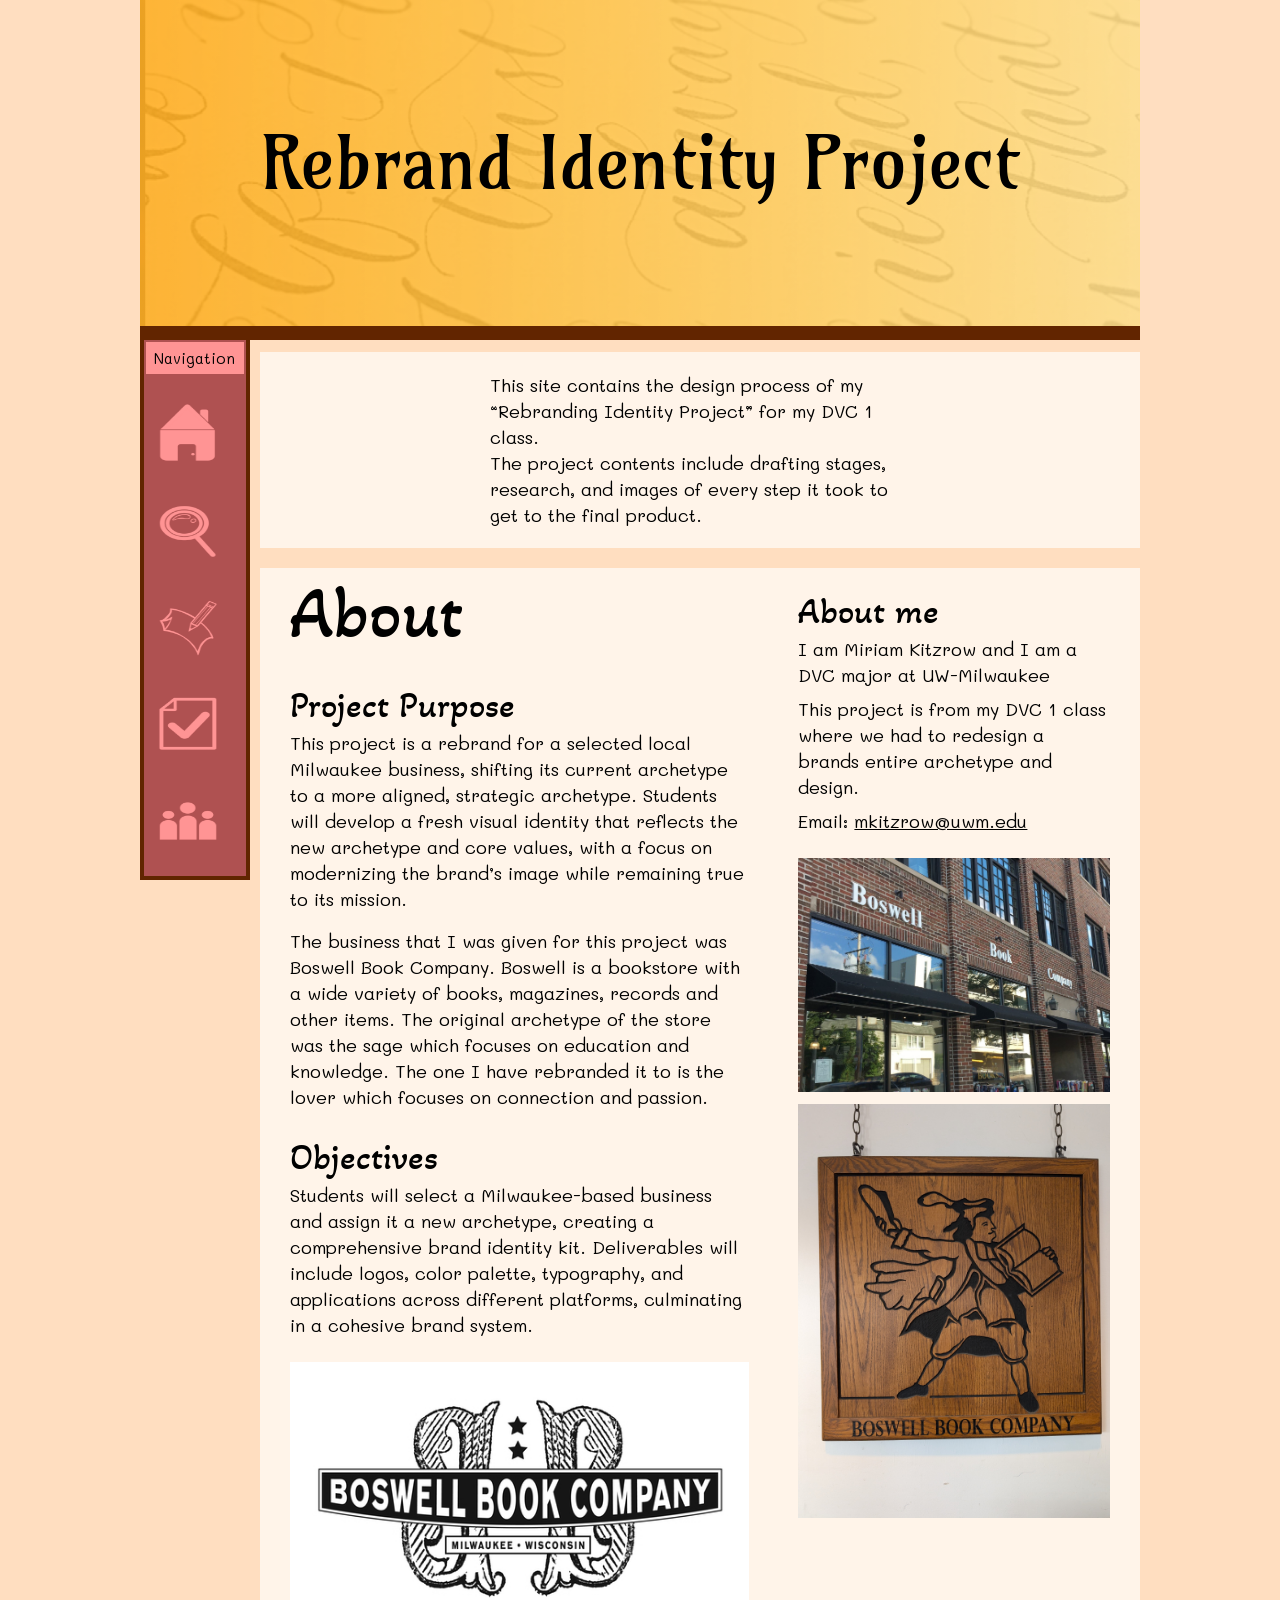
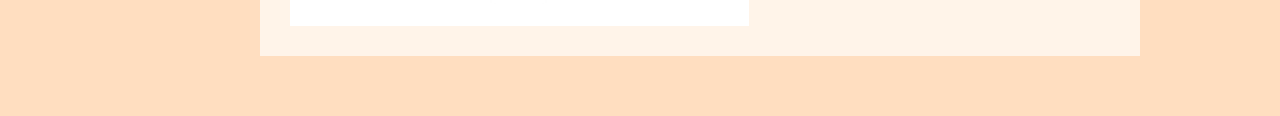
<file: index.html>
<!DOCTYPE html>
<html lang="en">
<head>
  <meta charset="UTF-8">
  <title>Rebrand Identity Project</title>
  <link rel="preconnect" href="https://fonts.googleapis.com">
  <link rel="preconnect" href="https://fonts.gstatic.com" crossorigin>
  <link href="https://fonts.googleapis.com/css2?family=Akaya+Kanadaka&family=Amarante&family=Mali&display=swap" rel="stylesheet">
  <link rel="stylesheet" href="styles.css">
</head>
<body>

  <!-- Everything lives inside this box so the page stays centered with space on the sides -->
  <div class="site">

  <!-- Banner at the top of the page -->
  <header class="hero">
    <img class="hero-texture" src="images/rectangle-4.png" alt="">
    <h1 class="hero-title">Rebrand Identity Project</h1>
  </header>

  <div class="page">

    <!-- Side navigation: icons show by default, names slide out on hover -->
    <nav class="nav-drawer">
      <p class="nav-title">Navigation</p>
      <ul class="nav-list">
        <li class="nav-item">
          <a class="nav-link" href="index.html">
            <img class="nav-icon" src="images/image-10.png" alt="Home">
            Home
          </a>
        </li>
        <li class="nav-item">
          <a class="nav-link" href="research.html">
            <img class="nav-icon" src="images/image-11.png" alt="Research">
            Research
          </a>
        </li>
        <li class="nav-item">
          <a class="nav-link" href="sketches.html">
            <img class="nav-icon" src="images/image-12.png" alt="Sketches">
            Sketches
          </a>
        </li>
        <li class="nav-item">
          <a class="nav-link" href="finalfiles.html">
            <img class="nav-icon" src="images/image-13.png" alt="Final Files and Mockups">
            Final Files &amp; Mockups
          </a>
        </li>
        <li class="nav-item">
          <a class="nav-link" href="citations.html">
            <img class="nav-icon" src="images/people-icon.png" alt="Citations">
            Citations
          </a>
        </li>
      </ul>
    </nav>

    <main class="page-content">

      <!-- Short intro box -->
      <article class="intro-box">
        <p class="body-text intro-text">This site contains the design process of my “Rebranding Identity Project” for my DVC 1 class.</p>
        <p class="body-text intro-text">The project contents include drafting stages, research, and images of every step it took to get to the final product.</p>
      </article>

      <!-- About box: left column is text, right column is "About me" and photos -->
      <article class="about-box">

        <section class="about-left">
          <h2 class="about-title">About</h2>

          <h3 class="sub-title purpose-title">Project Purpose</h3>
          <p class="body-text about-text">This project is a rebrand for a selected local Milwaukee business, shifting its current archetype to a more aligned, strategic archetype. Students will develop a fresh visual identity that reflects the new archetype and core values, with a focus on modernizing the brand’s image while remaining true to its mission.</p>
          <p class="body-text about-text">The business that I was given for this project was Boswell Book Company. Boswell is a bookstore with a wide variety of books, magazines, records and other items. The original archetype of the store was the sage which focuses on education and knowledge. The one I have rebranded it to is the lover which focuses on connection and passion.</p>

          <h3 class="sub-title objectives-title">Objectives</h3>
          <p class="body-text about-text">Students will select a Milwaukee-based business and assign it a new archetype, creating a comprehensive brand identity kit. Deliverables will include logos, color palette, typography, and applications across different platforms, culminating in a cohesive brand system.</p>

          <button class="expand-button logo-image" popovertarget="logo-big">
            <img class="expand-thumb" src="images/image-2.jpg" alt="Boswell Book Company logo">
            <span class="expand-label">Expand</span>
          </button>
          <div class="enlarged-box" id="logo-big" popover>
            <img class="enlarged-image" src="images/image-2.jpg" alt="Boswell Book Company logo, enlarged">
          </div>
        </section>

        <section class="about-right">
          <div class="about-me">
            <h3 class="sub-title">About me</h3>
            <p class="about-me-text">I am Miriam Kitzrow and I am a DVC major at UW-Milwaukee</p>
            <p class="about-me-text">This project is from my DVC 1 class where we had to redesign a brands entire archetype and design.</p>
            <address class="about-me-text">Email: <a class="email-link" href="mailto:mkitzrow@uwm.edu">mkitzrow@uwm.edu</a></address>
          </div>

          <button class="expand-button storefront-image" popovertarget="storefront-big">
            <img class="expand-thumb" src="images/image-1.jpg" alt="Boswell Book Company storefront">
            <span class="expand-label">Expand</span>
          </button>
          <div class="enlarged-box" id="storefront-big" popover>
            <img class="enlarged-image" src="images/image-1.jpg" alt="Boswell Book Company storefront, enlarged">
          </div>

          <button class="expand-button sign-image" popovertarget="sign-big">
            <img class="expand-thumb" src="images/1000002562.jpg" alt="Boswell Book Company wooden sign">
            <span class="expand-label">Expand</span>
          </button>
          <div class="enlarged-box" id="sign-big" popover>
            <img class="enlarged-image" src="images/1000002562.jpg" alt="Boswell Book Company wooden sign, enlarged">
          </div>
        </section>

      </article>

    </main>
  </div>

  </div>

</body>
</html>
</file>
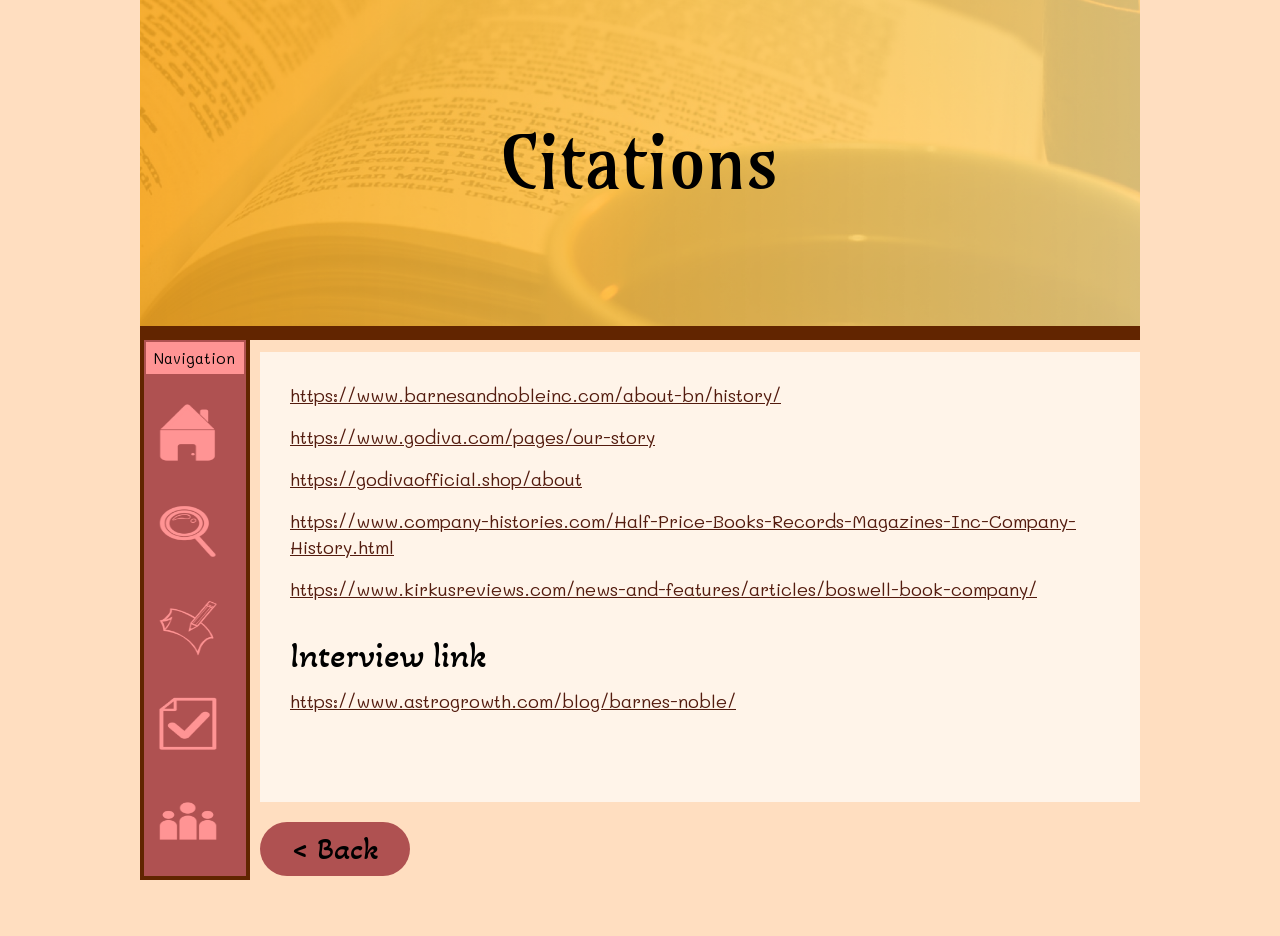
<file: citations.html>
<!DOCTYPE html>
<html lang="en">
<head>
  <meta charset="UTF-8">
  <title>Citations</title>
  <link rel="preconnect" href="https://fonts.googleapis.com">
  <link rel="preconnect" href="https://fonts.gstatic.com" crossorigin>
  <link href="https://fonts.googleapis.com/css2?family=Akaya+Kanadaka&family=Amarante&family=Mali&display=swap" rel="stylesheet">
  <link rel="stylesheet" href="styles.css">
</head>
<body>

  <!-- Everything lives inside this box so the page stays centered with space on the sides -->
  <div class="site">

  <!-- Banner at the top of the page -->
  <header class="hero">
    <img class="hero-texture hero-texture-strong" src="images/citations-rectangle-4.png" alt="">
    <h1 class="hero-title">Citations</h1>
  </header>

  <div class="page">

    <!-- Side navigation: icons show by default, names slide out on hover -->
    <nav class="nav-drawer">
      <p class="nav-title">Navigation</p>
      <ul class="nav-list">
        <li class="nav-item">
          <a class="nav-link" href="index.html">
            <img class="nav-icon" src="images/image-10.png" alt="Home">
            Home
          </a>
        </li>
        <li class="nav-item">
          <a class="nav-link" href="research.html">
            <img class="nav-icon" src="images/image-11.png" alt="Research">
            Research
          </a>
        </li>
        <li class="nav-item">
          <a class="nav-link" href="sketches.html">
            <img class="nav-icon" src="images/image-12.png" alt="Sketches">
            Sketches
          </a>
        </li>
        <li class="nav-item">
          <a class="nav-link" href="finalfiles.html">
            <img class="nav-icon" src="images/image-13.png" alt="Final Files and Mockups">
            Final Files &amp; Mockups
          </a>
        </li>
        <li class="nav-item">
          <a class="nav-link" href="citations.html">
            <img class="nav-icon" src="images/people-icon.png" alt="Citations">
            Citations
          </a>
        </li>
      </ul>
    </nav>

    <main class="page-content">

      <article class="citations-box">

        <!-- Websites used for research -->
        <section>
          <ul class="citation-list">
            <li class="citation-item">
              <a class="citation-link" href="https://www.barnesandnobleinc.com/about-bn/history/" target="_blank">https://www.barnesandnobleinc.com/about-bn/history/</a>
            </li>
            <li class="citation-item">
              <a class="citation-link" href="https://www.godiva.com/pages/our-story" target="_blank">https://www.godiva.com/pages/our-story</a>
            </li>
            <li class="citation-item">
              <a class="citation-link" href="https://godivaofficial.shop/about" target="_blank">https://godivaofficial.shop/about</a>
            </li>
            <li class="citation-item">
              <a class="citation-link" href="https://www.company-histories.com/Half-Price-Books-Records-Magazines-Inc-Company-History.html" target="_blank">https://www.company-histories.com/Half-Price-Books-Records-Magazines-Inc-Company-History.html</a>
            </li>
            <li class="citation-item">
              <a class="citation-link" href="https://www.kirkusreviews.com/news-and-features/articles/boswell-book-company/" target="_blank">https://www.kirkusreviews.com/news-and-features/articles/boswell-book-company/</a>
            </li>
          </ul>
        </section>

        <!-- Interview -->
        <section>
          <h2 class="sub-title interview-title">Interview link</h2>
          <a class="citation-link" href="https://www.astrogrowth.com/blog/barnes-noble/" target="_blank">https://www.astrogrowth.com/blog/barnes-noble/</a>
        </section>

      </article>

      <a class="pill-button back-button" href="finalfiles.html">&lt; Back</a>

    </main>
  </div>

  </div>

</body>
</html>
</file>
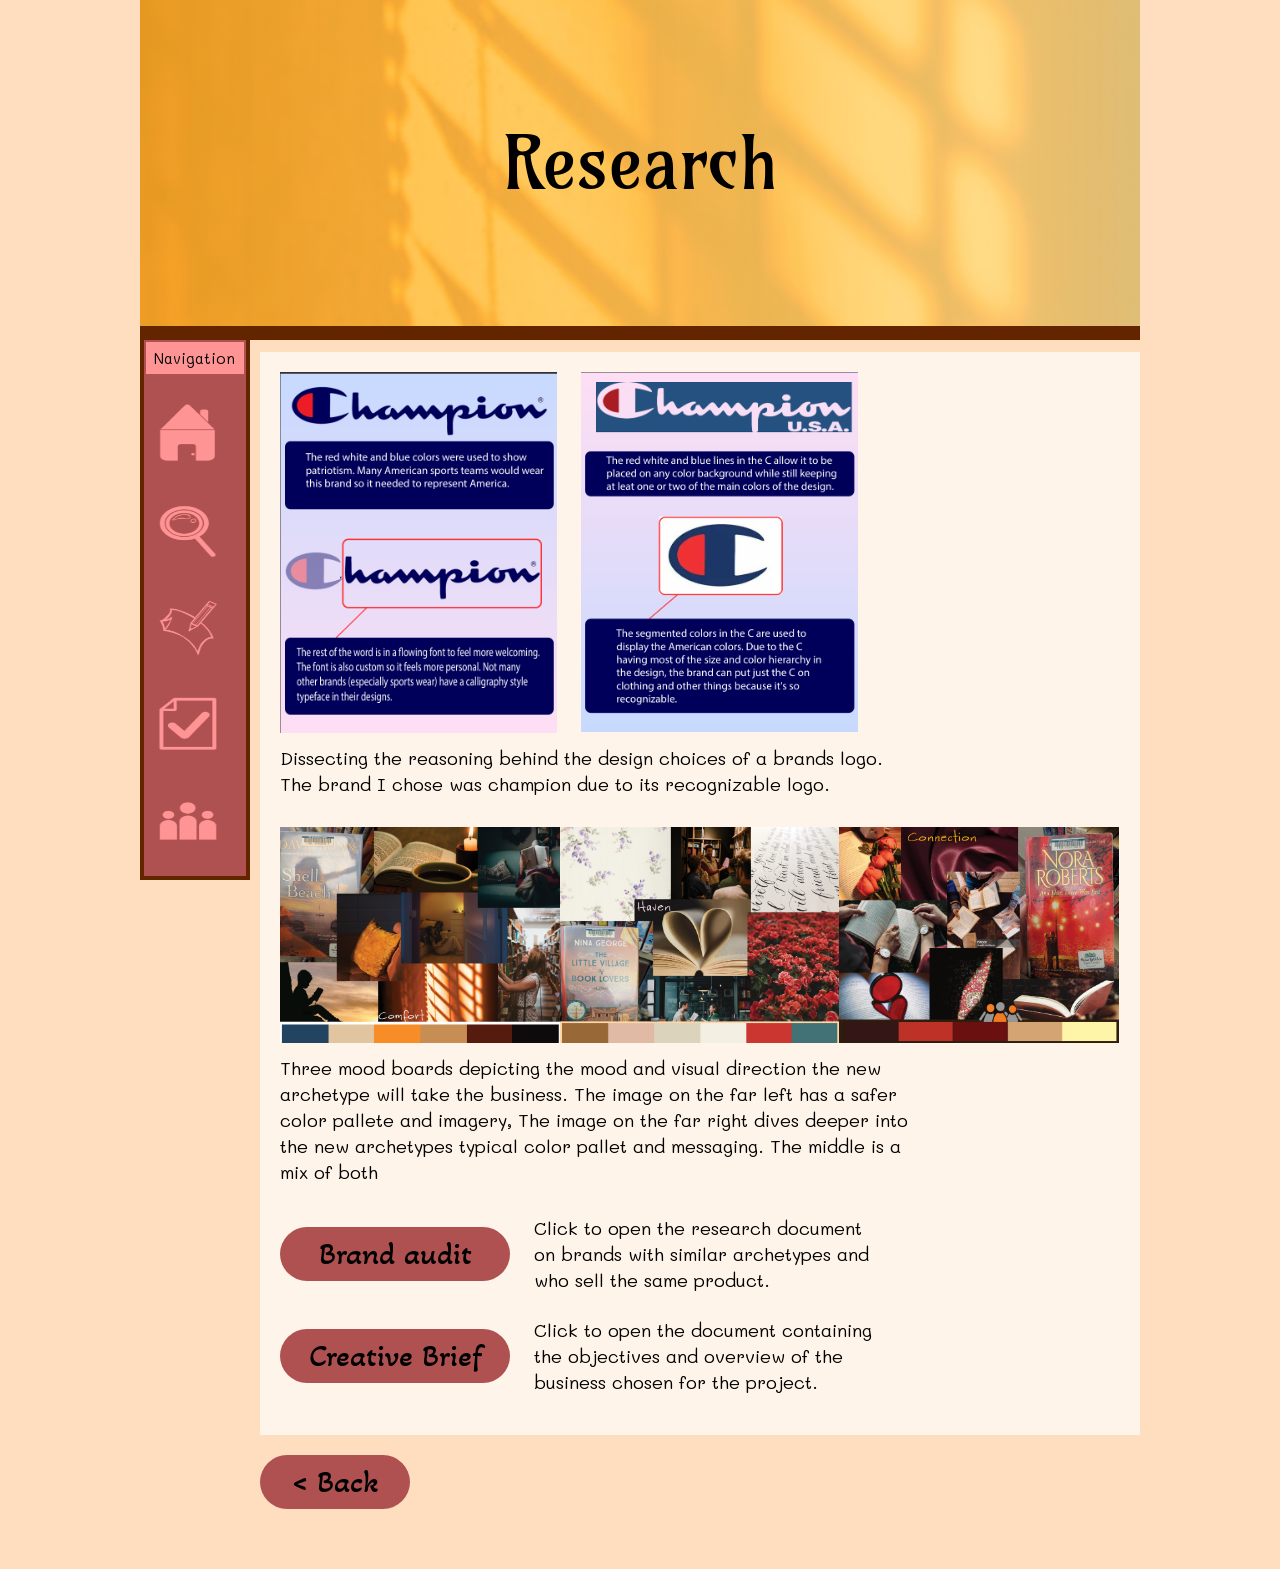
<file: research.html>
<!DOCTYPE html>
<html lang="en">
<head>
  <meta charset="UTF-8">
  <title>Research</title>
  <link rel="preconnect" href="https://fonts.googleapis.com">
  <link rel="preconnect" href="https://fonts.gstatic.com" crossorigin>
  <link href="https://fonts.googleapis.com/css2?family=Akaya+Kanadaka&family=Amarante&family=Mali&display=swap" rel="stylesheet">
  <link rel="stylesheet" href="styles.css">
</head>
<body>

  <!-- Everything lives inside this box so the page stays centered with space on the sides -->
  <div class="site">

  <!-- Banner at the top of the page -->
  <header class="hero">
    <img class="hero-texture hero-texture-strong" src="images/research-rectangle-4.png" alt="">
    <h1 class="hero-title">Research</h1>
  </header>

  <div class="page">

    <!-- Side navigation: icons show by default, names slide out on hover -->
    <nav class="nav-drawer">
      <p class="nav-title">Navigation</p>
      <ul class="nav-list">
        <li class="nav-item">
          <a class="nav-link" href="index.html">
            <img class="nav-icon" src="images/image-10.png" alt="Home">
            Home
          </a>
        </li>
        <li class="nav-item">
          <a class="nav-link" href="research.html">
            <img class="nav-icon" src="images/image-11.png" alt="Research">
            Research
          </a>
        </li>
        <li class="nav-item">
          <a class="nav-link" href="sketches.html">
            <img class="nav-icon" src="images/image-12.png" alt="Sketches">
            Sketches
          </a>
        </li>
        <li class="nav-item">
          <a class="nav-link" href="finalfiles.html">
            <img class="nav-icon" src="images/image-13.png" alt="Final Files and Mockups">
            Final Files &amp; Mockups
          </a>
        </li>
        <li class="nav-item">
          <a class="nav-link" href="citations.html">
            <img class="nav-icon" src="images/people-icon.png" alt="Citations">
            Citations
          </a>
        </li>
      </ul>
    </nav>

    <main class="page-content">

      <article class="research-box">

        <!-- Logo breakdown: two images side by side with a caption -->
        <section class="research-section">
          <div class="image-row logo-row">
            <button class="expand-button logo-breakdown" popovertarget="champion-1-big">
              <img class="expand-thumb" src="images/research-image-2.png" alt="Champion logo breakdown, part 1">
              <span class="expand-label">Expand</span>
            </button>
            <div class="enlarged-box" id="champion-1-big" popover>
              <img class="enlarged-image" src="images/research-image-2.png" alt="Champion logo breakdown, part 1, enlarged">
            </div>

            <button class="expand-button logo-breakdown" popovertarget="champion-2-big">
              <img class="expand-thumb" src="images/research-image-3.png" alt="Champion logo breakdown, part 2">
              <span class="expand-label">Expand</span>
            </button>
            <div class="enlarged-box" id="champion-2-big" popover>
              <img class="enlarged-image" src="images/research-image-3.png" alt="Champion logo breakdown, part 2, enlarged">
            </div>
          </div>
          <p class="research-text">Dissecting the reasoning behind the design choices of a brands logo. The brand I chose was champion due to its recognizable logo.</p>
        </section>

        <!-- Mood boards: three images that touch to look like one long strip -->
        <section class="research-section">
          <div class="image-row">
            <button class="expand-button mood-board" popovertarget="mood-1-big">
              <img class="expand-thumb" src="images/artboard-1-1.png" alt="Mood board 1, safer colors and imagery">
              <span class="expand-label">Expand</span>
            </button>
            <div class="enlarged-box" id="mood-1-big" popover>
              <img class="enlarged-image" src="images/artboard-1-1.png" alt="Mood board 1, enlarged">
            </div>

            <button class="expand-button mood-board" popovertarget="mood-2-big">
              <img class="expand-thumb" src="images/artboard-2-1.png" alt="Mood board 2, a mix of both">
              <span class="expand-label">Expand</span>
            </button>
            <div class="enlarged-box" id="mood-2-big" popover>
              <img class="enlarged-image" src="images/artboard-2-1.png" alt="Mood board 2, enlarged">
            </div>

            <button class="expand-button mood-board" popovertarget="mood-3-big">
              <img class="expand-thumb" src="images/artboard-3-1.png" alt="Mood board 3, the new archetype's colors and messaging">
              <span class="expand-label">Expand</span>
            </button>
            <div class="enlarged-box" id="mood-3-big" popover>
              <img class="enlarged-image" src="images/artboard-3-1.png" alt="Mood board 3, enlarged">
            </div>
          </div>
          <p class="research-text">Three mood boards depicting the mood and visual direction the new archetype will take the business. The image on the far left has a safer color pallete and imagery, The image on the far right dives deeper into the new archetypes typical color pallet and messaging. The middle is a mix of both</p>
        </section>

        <!-- Links to the two PDF documents -->
        <section class="research-section">
          <div class="document-row">
            <a class="pill-button" href="https://miriam-kit.github.io/final-project/Competitor-Brand-Audit.pdf" target="_blank">Brand audit</a>
            <p class="document-text">Click to open the research document on brands with similar archetypes and who sell the same product.</p>
          </div>
          <div class="document-row">
            <a class="pill-button" href="https://miriam-kit.github.io/brief-pdf/DVC1_CreativeBrief_Draft.pdf" target="_blank">Creative Brief</a>
            <p class="document-text">Click to open the document containing the objectives and overview of the business chosen for the project.</p>
          </div>
        </section>

      </article>

      <a class="pill-button back-button" href="index.html">&lt; Back</a>

    </main>
  </div>

  </div>

</body>
</html>
</file>
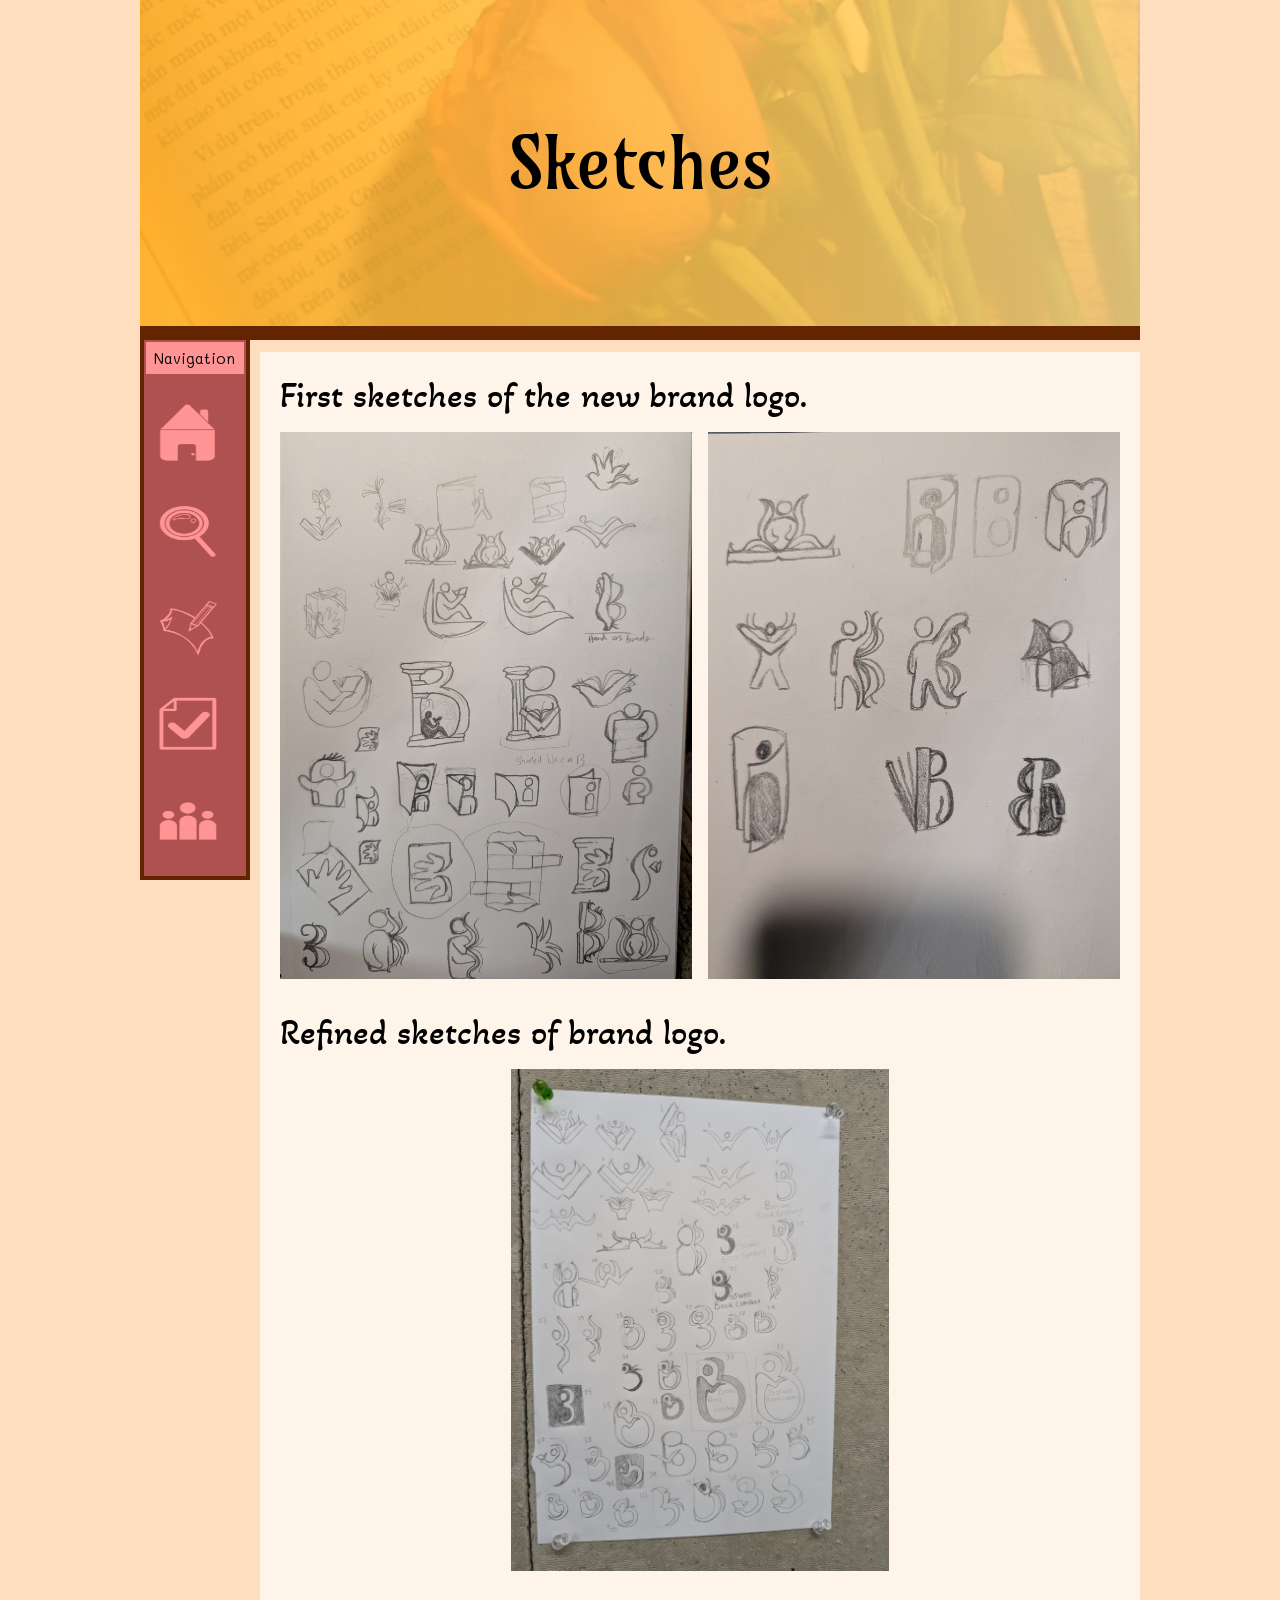
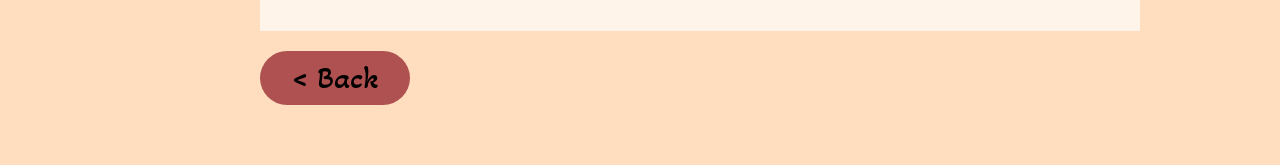
<file: sketches.html>
<!DOCTYPE html>
<html lang="en">
<head>
  <meta charset="UTF-8">
  <title>Sketches</title>
  <link rel="preconnect" href="https://fonts.googleapis.com">
  <link rel="preconnect" href="https://fonts.gstatic.com" crossorigin>
  <link href="https://fonts.googleapis.com/css2?family=Akaya+Kanadaka&family=Amarante&family=Mali&display=swap" rel="stylesheet">
  <link rel="stylesheet" href="styles.css">
</head>
<body>

  <!-- Everything lives inside this box so the page stays centered with space on the sides -->
  <div class="site">

  <!-- Banner at the top of the page -->
  <header class="hero">
    <img class="hero-texture hero-texture-strong" src="images/sketches-rectangle-4.png" alt="">
    <h1 class="hero-title">Sketches</h1>
  </header>

  <div class="page">

    <!-- Side navigation: icons show by default, names slide out on hover -->
    <nav class="nav-drawer">
      <p class="nav-title">Navigation</p>
      <ul class="nav-list">
        <li class="nav-item">
          <a class="nav-link" href="index.html">
            <img class="nav-icon" src="images/image-10.png" alt="Home">
            Home
          </a>
        </li>
        <li class="nav-item">
          <a class="nav-link" href="research.html">
            <img class="nav-icon" src="images/image-11.png" alt="Research">
            Research
          </a>
        </li>
        <li class="nav-item">
          <a class="nav-link" href="sketches.html">
            <img class="nav-icon" src="images/image-12.png" alt="Sketches">
            Sketches
          </a>
        </li>
        <li class="nav-item">
          <a class="nav-link" href="finalfiles.html">
            <img class="nav-icon" src="images/image-13.png" alt="Final Files and Mockups">
            Final Files &amp; Mockups
          </a>
        </li>
        <li class="nav-item">
          <a class="nav-link" href="citations.html">
            <img class="nav-icon" src="images/people-icon.png" alt="Citations">
            Citations
          </a>
        </li>
      </ul>
    </nav>

    <main class="page-content">

      <article class="sketches-box">

        <!-- First sketches: two photos side by side -->
        <section class="sketch-section">
          <h2 class="sketch-heading">First sketches of the new brand logo.</h2>
          <div class="sketch-row">
            <button class="expand-button sketch-image" popovertarget="first-sketch-1-big">
              <img class="expand-thumb" src="images/1000002671-1.jpg" alt="First logo sketches, page 1">
              <span class="expand-label">Expand</span>
            </button>
            <div class="enlarged-box" id="first-sketch-1-big" popover>
              <img class="enlarged-image" src="images/1000002671-1.jpg" alt="First logo sketches, page 1, enlarged">
            </div>

            <button class="expand-button sketch-image" popovertarget="first-sketch-2-big">
              <img class="expand-thumb" src="images/1000002672-1.jpg" alt="First logo sketches, page 2">
              <span class="expand-label">Expand</span>
            </button>
            <div class="enlarged-box" id="first-sketch-2-big" popover>
              <img class="enlarged-image" src="images/1000002672-1.jpg" alt="First logo sketches, page 2, enlarged">
            </div>
          </div>
        </section>

        <!-- Refined sketches: one photo, centered -->
        <section class="sketch-section">
          <h2 class="sketch-heading">Refined sketches of brand logo.</h2>
          <button class="expand-button refined-image" popovertarget="refined-sketch-big">
            <img class="expand-thumb" src="images/1000002691-1.jpg" alt="Refined logo sketches">
            <span class="expand-label">Expand</span>
          </button>
          <div class="enlarged-box" id="refined-sketch-big" popover>
            <img class="enlarged-image" src="images/1000002691-1.jpg" alt="Refined logo sketches, enlarged">
          </div>
        </section>

      </article>

      <a class="pill-button back-button" href="research.html">&lt; Back</a>

    </main>
  </div>

  </div>

</body>
</html>
</file>
<file: styles.css>
/* ---------- Colors (from the Figma file) ---------- */
body {
  --page-background: #ffdec0;
  --box-background: #fff4e9;
  --dark-brown: #622500;
  --nav-button: #ff9494;
  /* Same maroon as the buttons in Figma. If the nav panel looks different, check its color in Figma. */
  --nav-panel: #af5151;
  --pill-button: #af5151;

  margin: 0;
  background-color: var(--page-background);
  font-family: "Mali", cursive;
  font-size: 18px;
  line-height: 26px;
  color: black;
}

/* ---------- Centered page box ---------- */
/* The Figma design is 1440px wide, so everything below is scaled down
   to fit inside a 1000px box that sits in the middle of the browser. */
.site {
  width: 1000px;
  max-width: 100%;
  margin: 0 auto;
  background-color: var(--page-background);
}

/* ---------- Banner ---------- */
.hero {
  position: relative;
  display: flex;
  justify-content: center;
  align-items: center;
  box-sizing: border-box;
  height: 340px;
  padding: 0 20px;
  border-bottom: 14px solid var(--dark-brown);
  background-image: linear-gradient(-90deg, rgba(255, 221, 0, 0.23) 0%, rgb(255, 175, 38) 100%);
  overflow: hidden;
}

/* The faded handwriting texture sits behind the title */
.hero-texture {
  position: absolute;
  top: 0;
  left: 0;
  width: 100%;
  height: 100%;
  object-fit: cover;
  opacity: 0.3;
}

.hero-title {
  position: relative;
  margin: 0;
  font-family: "Amarante", serif;
  font-size: 72px;
  font-weight: 400;
  line-height: 90px;
  text-align: center;
}

/* ---------- Page layout ---------- */
.page {
  position: relative;
}

/* Leaves room on the left for the nav */
.page-content {
  margin-left: 120px;
  padding: 12px 0 60px 0;
}

/* ---------- Side navigation ---------- */
.nav-drawer {
  position: absolute;
  z-index: 1;
  top: 0;
  left: 0;
  box-sizing: border-box;
  width: 110px;
  height: 540px;
  border: 4px solid var(--dark-brown);
  border-top: 0;
  background-color: var(--nav-panel);
  overflow: hidden;
  transition: width 0.3s;
}

/* Slides out to show the page names */
.nav-drawer:hover {
  
  width: 420px;
}

.nav-title {
  box-sizing: border-box;
  width: 98px;
  height: 32px;
  margin: 2px 0 0 2px;
  padding-left: 8px;
  background-color: var(--nav-button);
  font-size: 15px;
  line-height: 32px;
  white-space: nowrap;
}

.nav-list {
  margin: 0;
  padding: 16px 0 0 0;
  list-style: none;
}

.nav-item {
  margin-bottom: 24px;
}

.nav-link {
  display: flex;
  align-items: center;
  padding: 0 10px 0 14px;
  font-family: "Akaya Kanadaka", cursive;
  font-size: 32px;
  line-height: 40px;
  color: black;
  text-decoration: none;
  white-space: nowrap;
}

.nav-link:hover {
  background-color: var(--nav-button);
}

.nav-icon {
  width: 60px;
  height: 60px;
  margin-right: 30px;
  flex-shrink: 0;
  margin-top: 13px
}

/* ---------- Intro box ---------- */
.intro-box {
  padding: 20px 20px 20px 20px;
  background-color: var(--box-background);
}

.intro-text {
  max-width: 420px;
}

.body-text {
  margin: auto;
}

/* ---------- About box ---------- */
.about-box {
  display: flex;
  justify-content: space-between;
  align-items: flex-start;
  box-sizing: border-box;
  margin-top: 20px;
  padding: 0 30px 30px 30px;
  background-color: var(--box-background);
}

.about-left {
  width: 56%;
}

.about-title {
  margin: 0;
  font-family: "Akaya Kanadaka", cursive;
  font-size: 72px;
  font-weight: 400;
  line-height: 90px;
}

.sub-title {
  margin: 0;
  font-family: "Akaya Kanadaka", cursive;
  font-size: 36px;
  font-weight: 400;
  line-height: 48px;
}

.purpose-title {
  margin-top: 24px;
}

.objectives-title {
  margin-top: 24px;
}

.about-text {
  margin: 0 0 16px 0;
}

.logo-image {
  display: block;
  width: 100%;
  margin-top: 24px;
}

/* ---------- Right column ---------- */
.about-right {
  width: 38%;
}

.about-me {
  padding-top: 20px;
}

.about-me-text {
  margin: 0 0 8px 0;
  font-style: normal;
}

.email-link {
  color: black;
}

.storefront-image {
  display: block;
  width: 100%;
  margin-top: 24px;
}

.sign-image {
  display: block;
  width: 100%;
  margin-top: 12px;
}

/* ---------- Research page ---------- */

/* Research banner texture is a little stronger than the homepage one */
.hero-texture-strong {
  opacity: 0.4;
}

.research-box {
  box-sizing: border-box;
  padding: 20px 20px 10px 20px;
  background-color: var(--box-background);
}

.research-section {
  margin-bottom: 30px;
}

/* A row of images that sit next to each other */
.image-row {
  display: flex;
  align-items: flex-start;
}

.logo-row {
  gap: 24px;
}

.logo-breakdown {
  width: 33%;
  height: auto;
}

/* The mood boards touch each other so they look like one long image */
.mood-board {
  width: 33.3%;
  height: auto;
}

.research-text {
  max-width: 640px;
  margin: 12px 0 0 0;
}

/* Rounded button + description, side by side */
.document-row {
  display: flex;
  align-items: center;
  gap: 24px;
  margin-bottom: 24px;
}

.pill-button {
  box-sizing: border-box;
  display: block;
  width: 230px;
  height: 54px;
  border-radius: 50px;
  background-color: var(--pill-button);
  font-family: "Akaya Kanadaka", cursive;
  font-size: 32px;
  line-height: 54px;
  text-align: center;
  color: black;
  text-decoration: none;
  flex-shrink: 0;
}

.pill-button:hover {
  background-color: var(--nav-button);
}

.document-text {
  max-width: 340px;
  margin: 0;
}

/* ---------- Click to enlarge (used on every page) ---------- */

/* The button is just a see-through wrapper around the picture */
.expand-button {
  position: relative;
  display: block;
  padding: 0;
  border: 0;
  background: none;
  font-family: "Mali", cursive;
  cursor: pointer;
}

.expand-thumb {
  display: block;
  width: 100%;
  height: auto;
}

/* The small "Expand" box is hidden until you hover over the picture */
.expand-label {
  position: absolute;
  top: 8px;
  right: 8px;
  padding: 2px 10px;
  border-radius: 4px;
  background-color: var(--dark-brown);
  font-size: 14px;
  line-height: 22px;
  color: white;
  opacity: 0;
  transition: opacity 0.2s;
}

.expand-button:hover .expand-label {
  opacity: 1;
}

/* The popup is centered on the page automatically. Clicking outside it closes it. */
.enlarged-box {
  padding: 0;
  border: 0;
  background: none;
  overflow: visible;
}

/* vw and vh mean "percent of the browser window", so the big picture always fits on screen */
.enlarged-image {
  display: block;
  max-width: 90vw;
  max-height: 90vh;
}

/* ---------- Final Files page ---------- */
.final-box {
  display: flex;
  justify-content: space-between;
  align-items: flex-start;
  box-sizing: border-box;
  padding: 10px 30px 30px 30px;
  background-color: var(--box-background);
}

.final-left {
  width: 48%;
}

.final-right {
  width: 42%;
}

.final-heading {
  margin: 0 0 12px 0;
}

.final-logo {
  width: 75%;
}

/* The color pallet sits a little to the right of the logo, like in Figma */
.palette-heading {
  margin: 24px 0 12px 13%;
}

.swatch-list {
  width: 82%;
  margin: 0 0 0 13%;
  padding: 0;
  list-style: none;
}

.swatch {
  height: 50px;
}

.swatch-black {
  background-color: #0b0d0d;
}

.swatch-dark-brown {
  background-color: #531b0e;
}

.swatch-tan {
  background-color: #c48d54;
}

.swatch-orange {
  background-color: #f48c26;
}

.swatch-cream {
  background-color: #dec4a0;
}

.swatch-navy {
  background-color: #204361;
}

.mockup-button {
  width: 100%;
  margin-bottom: 14px;
}

/* ---------- Citations page ---------- */
.citations-box {
  box-sizing: border-box;
  min-height: 450px;
  padding: 30px;
  background-color: var(--box-background);
}

.citation-list {
  margin: 0 0 30px 0;
  padding: 0;
  list-style: none;
}

.citation-item {
  margin-bottom: 16px;
}

/* Long web addresses wrap onto the next line instead of running outside the box */
.citation-link {
  color: #531b0e;
  overflow-wrap: break-word;
}

.interview-title {
  margin: 0 0 8px 0;
}

/* ---------- Sketches page ---------- */
.sketches-box {
  box-sizing: border-box;
  padding: 20px 20px 30px 20px;
  background-color: var(--box-background);
}

.sketch-section {
  margin-bottom: 30px;
}

.sketch-heading {
  margin: 0 0 12px 0;
  font-family: "Akaya Kanadaka", cursive;
  font-size: 36px;
  font-weight: 400;
  line-height: 48px;
}

/* Two sketch photos side by side */
.sketch-row {
  display: flex;
  justify-content: space-between;
}

.sketch-image {
  width: 49%;
  height: auto;
}

/* The refined sketch sits in the middle of the box */
.refined-image {
  display: block;
  width: 45%;
  height: auto;
  margin: 0 auto;
}

/* The Back button sits under the tan box, on the left */
.back-button {
  width: 150px;
  margin-top: 20px;
}
</file>
